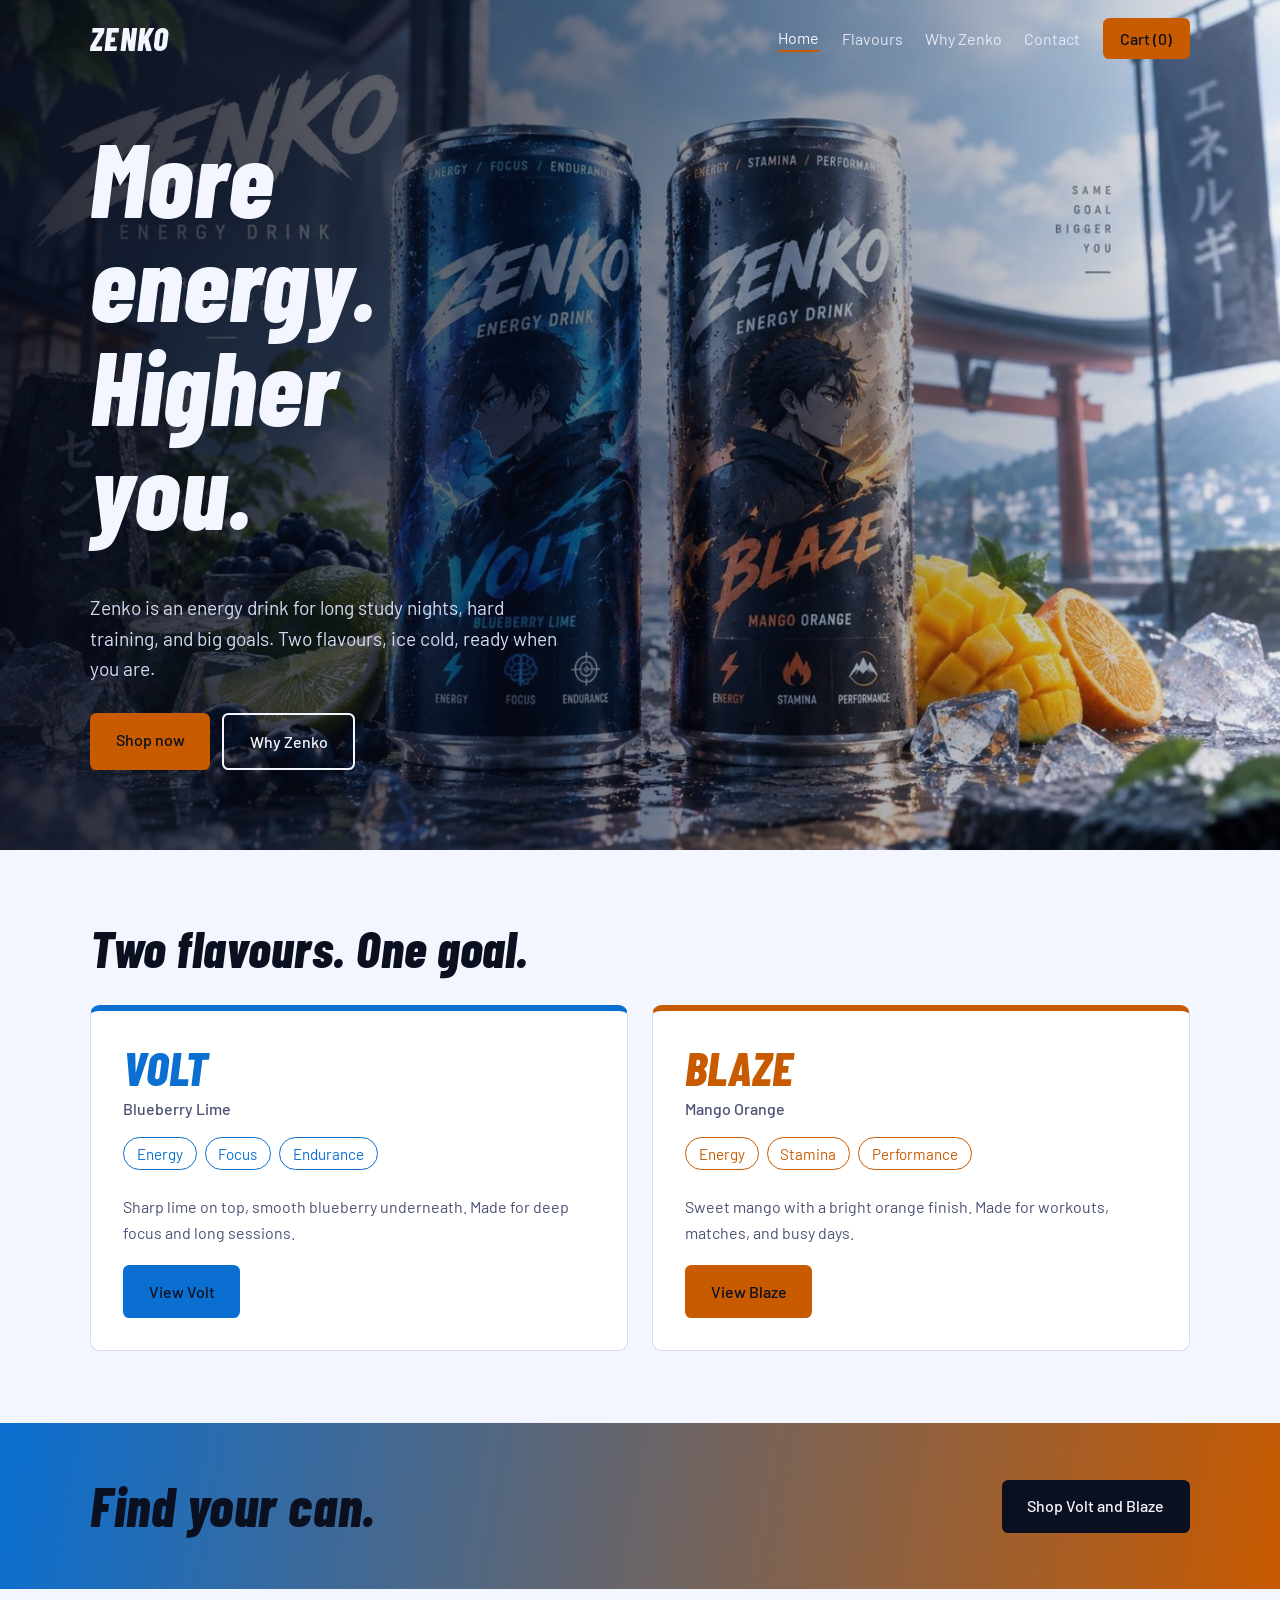
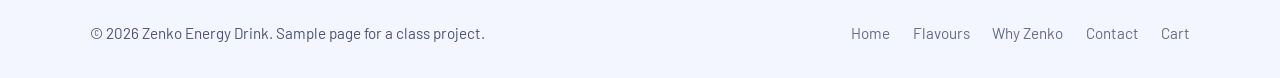
<file: index.html>
<!DOCTYPE html>
<html lang="en">
<head>
<meta charset="UTF-8">
<meta name="viewport" content="width=device-width, initial-scale=1, viewport-fit=cover">
<title>ZENKO Energy Drink – More energy, higher you</title>
<link rel="stylesheet" href="https://fonts.googleapis.com/css2?family=Barlow+Condensed:ital,wght@1,700;1,800&family=Barlow:wght@400;500&display=swap">
<link rel="stylesheet" href="style.css">
</head>
<body>
<div class="hero" id="top">
  <header>
    <div class="wrap bar">
      <a class="logo" href="index.html">ZENKO</a>
      <nav aria-label="Main">
        <a href="index.html" aria-current="page">Home</a>
        <a href="flavours.html">Flavours</a>
        <a href="why.html">Why Zenko</a>
        <a href="contact.html">Contact</a>
        <a class="btn" href="cart.html" id="cartBtn">Cart (<span id="count">0</span>)</a>
      </nav>
    </div>
  </header>
  <div class="wrap hero-body">
    <div>
      <h1>More energy. Higher you.</h1>
      <p>Zenko is an energy drink for long study nights, hard training, and big goals. Two flavours, ice cold, ready when you are.</p>
      <div class="cta">
        <a class="btn" href="flavours.html">Shop now</a>
        <a class="btn ghost" href="why.html">Why Zenko</a>
      </div>
    </div>
  </div>
</div>

<main>
  <section class="wrap section">
    <h2>Two flavours. One goal.</h2>
    <div class="flavours">
      <article class="flavour volt">
        <h3>VOLT</h3>
        <p class="taste">Blueberry Lime</p>
        <ul><li>Energy</li><li>Focus</li><li>Endurance</li></ul>
        <p>Sharp lime on top, smooth blueberry underneath. Made for deep focus and long sessions.</p>
        <a class="btn" href="flavours.html">View Volt</a>
      </article>
      <article class="flavour blaze">
        <h3>BLAZE</h3>
        <p class="taste">Mango Orange</p>
        <ul><li>Energy</li><li>Stamina</li><li>Performance</li></ul>
        <p>Sweet mango with a bright orange finish. Made for workouts, matches, and busy days.</p>
        <a class="btn" href="flavours.html">View Blaze</a>
      </article>
    </div>
  </section>
  <section class="band">
    <div class="wrap">
      <h2>Find your can.</h2>
      <a class="btn" href="flavours.html">Shop Volt and Blaze</a>
    </div>
  </section>
</main>

<footer>
  <div class="wrap">
    <span>© 2026 Zenko Energy Drink. Sample page for a class project.</span>
    <nav aria-label="Footer">
      <a href="index.html">Home</a><a href="flavours.html">Flavours</a><a href="why.html">Why Zenko</a><a href="contact.html">Contact</a><a href="cart.html">Cart</a>
    </nav>
  </div>
</footer>
<script src="script.js"></script>
</body>
</html>
</file>
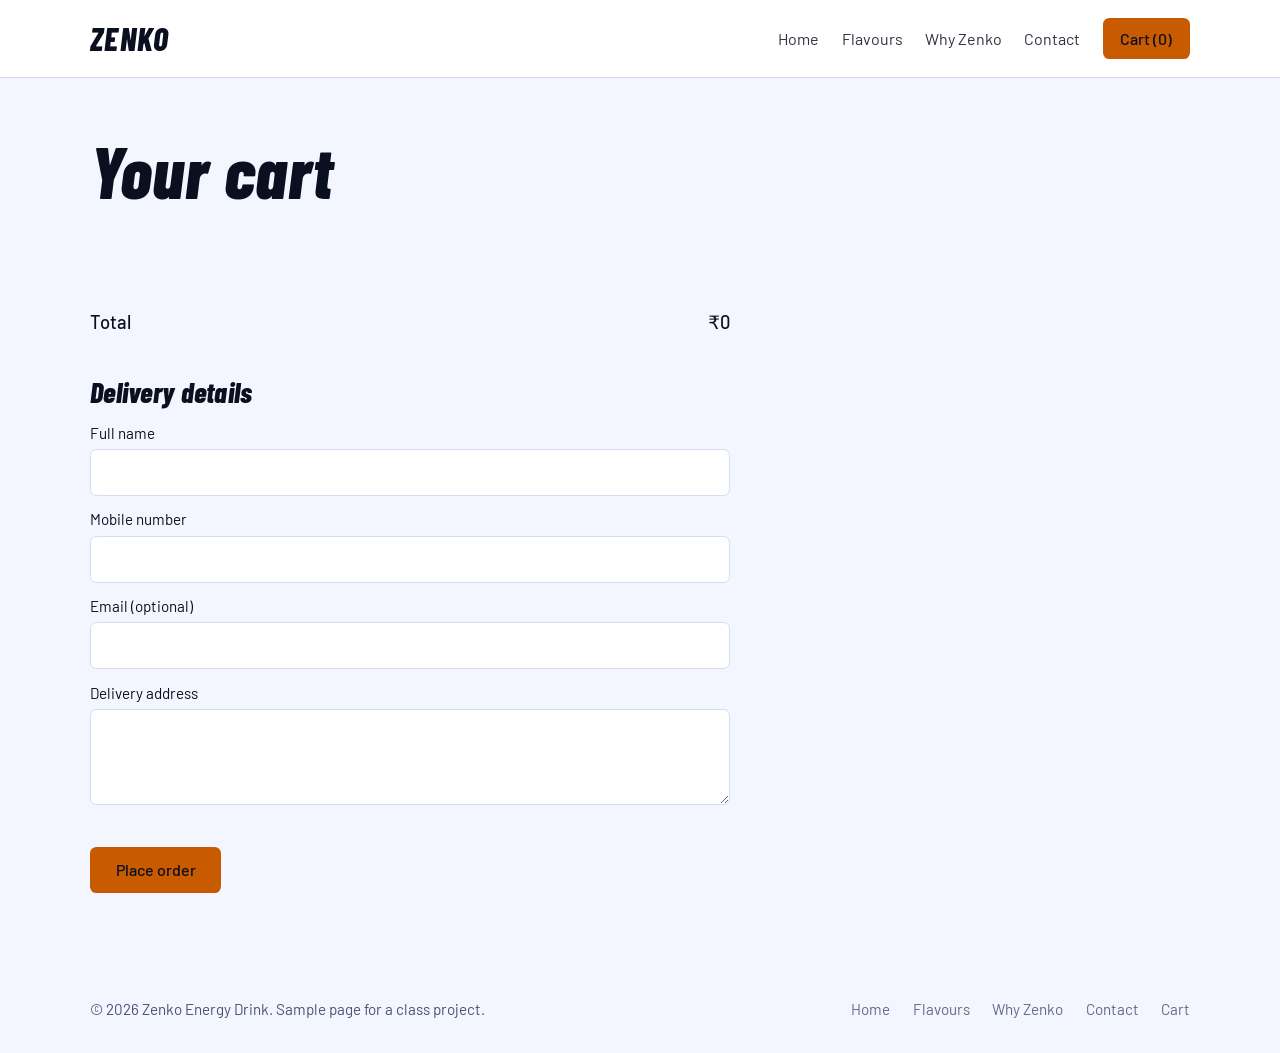
<file: cart.html>
<!DOCTYPE html>
<html lang="en">
<head>
<meta charset="UTF-8">
<meta name="viewport" content="width=device-width, initial-scale=1, viewport-fit=cover">
<title>Cart – ZENKO</title>
<link rel="stylesheet" href="https://fonts.googleapis.com/css2?family=Barlow+Condensed:ital,wght@1,700;1,800&family=Barlow:wght@400;500&display=swap">
<link rel="stylesheet" href="style.css">
</head>
<body>
<header class="top">
  <div class="wrap bar">
    <a class="logo" href="index.html">ZENKO</a>
    <nav aria-label="Main">
      <a href="index.html">Home</a>
      <a href="flavours.html">Flavours</a>
      <a href="why.html">Why Zenko</a>
      <a href="contact.html">Contact</a>
      <a class="btn" href="cart.html" id="cartBtn">Cart (<span id="count">0</span>)</a>
    </nav>
  </div>
</header>

<main class="wrap">
  <div class="pagehead"><h1>Your cart</h1></div>
  <section class="section cartbox">
    <div id="list"></div>
    <div class="total" id="totalRow"><span>Total</span><span id="total">₹0</span></div>
    <form id="orderForm" novalidate>
      <h2 class="sub">Delivery details</h2>
      <label>Full name<input id="name" autocomplete="name"></label>
      <label>Mobile number<input id="phone" inputmode="numeric" maxlength="10" autocomplete="tel"></label>
      <label>Email (optional)<input id="email" type="email" autocomplete="email"></label>
      <label>Delivery address<textarea id="addr" rows="3" autocomplete="street-address"></textarea></label>
      <div class="err" id="err" role="alert"></div>
      <button class="btn" type="submit" id="placeBtn">Place order</button>
    </form>
    <div class="done" id="done" hidden></div>
  </section>
</main>

<footer>
  <div class="wrap">
    <span>© 2026 Zenko Energy Drink. Sample page for a class project.</span>
    <nav aria-label="Footer">
      <a href="index.html">Home</a><a href="flavours.html">Flavours</a><a href="why.html">Why Zenko</a><a href="contact.html">Contact</a><a href="cart.html">Cart</a>
    </nav>
  </div>
</footer>
<script src="script.js"></script>
</body>
</html>
</file>
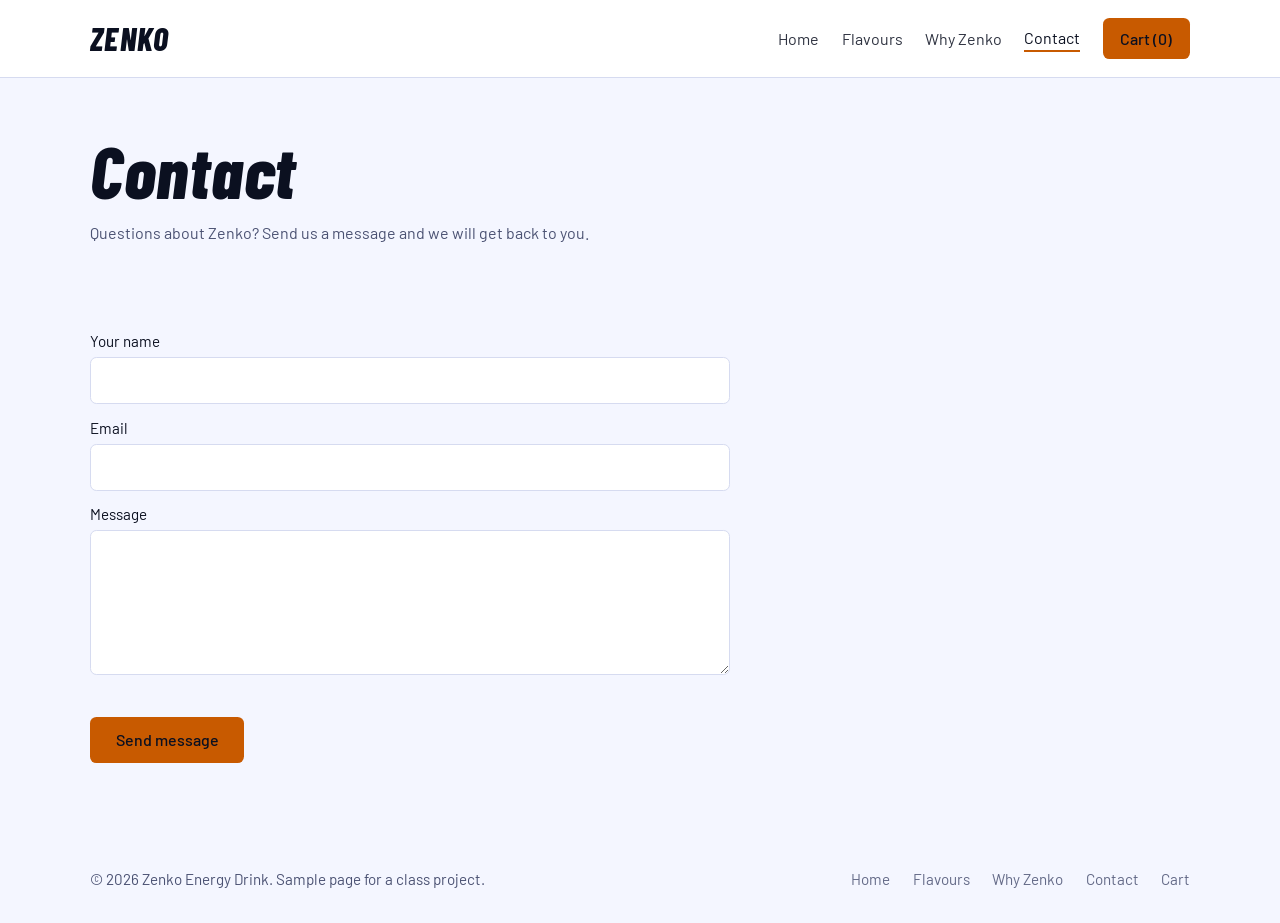
<file: contact.html>
<!DOCTYPE html>
<html lang="en">
<head>
<meta charset="UTF-8">
<meta name="viewport" content="width=device-width, initial-scale=1, viewport-fit=cover">
<title>Contact – ZENKO</title>
<link rel="stylesheet" href="https://fonts.googleapis.com/css2?family=Barlow+Condensed:ital,wght@1,700;1,800&family=Barlow:wght@400;500&display=swap">
<link rel="stylesheet" href="style.css">
</head>
<body>
<header class="top">
  <div class="wrap bar">
    <a class="logo" href="index.html">ZENKO</a>
    <nav aria-label="Main">
      <a href="index.html">Home</a>
      <a href="flavours.html">Flavours</a>
      <a href="why.html">Why Zenko</a>
      <a href="contact.html" aria-current="page">Contact</a>
      <a class="btn" href="cart.html" id="cartBtn">Cart (<span id="count">0</span>)</a>
    </nav>
  </div>
</header>

<main class="wrap">
  <div class="pagehead">
    <h1>Contact</h1>
    <p>Questions about Zenko? Send us a message and we will get back to you.</p>
  </div>
  <section class="section cartbox">
    <form id="contactForm" novalidate>
      <label>Your name<input id="cname" autocomplete="name"></label>
      <label>Email<input id="cemail" type="email" autocomplete="email"></label>
      <label>Message<textarea id="cmsg" rows="5"></textarea></label>
      <div class="err" id="cerr" role="alert"></div>
      <button class="btn" type="submit" id="sendBtn">Send message</button>
    </form>
    <div class="done" id="cdone" hidden>Thank you! Your message has been sent.</div>
  </section>
</main>

<footer>
  <div class="wrap">
    <span>© 2026 Zenko Energy Drink. Sample page for a class project.</span>
    <nav aria-label="Footer">
      <a href="index.html">Home</a><a href="flavours.html">Flavours</a><a href="why.html">Why Zenko</a><a href="contact.html">Contact</a><a href="cart.html">Cart</a>
    </nav>
  </div>
</footer>
<script src="script.js"></script>
</body>
</html>
</file>
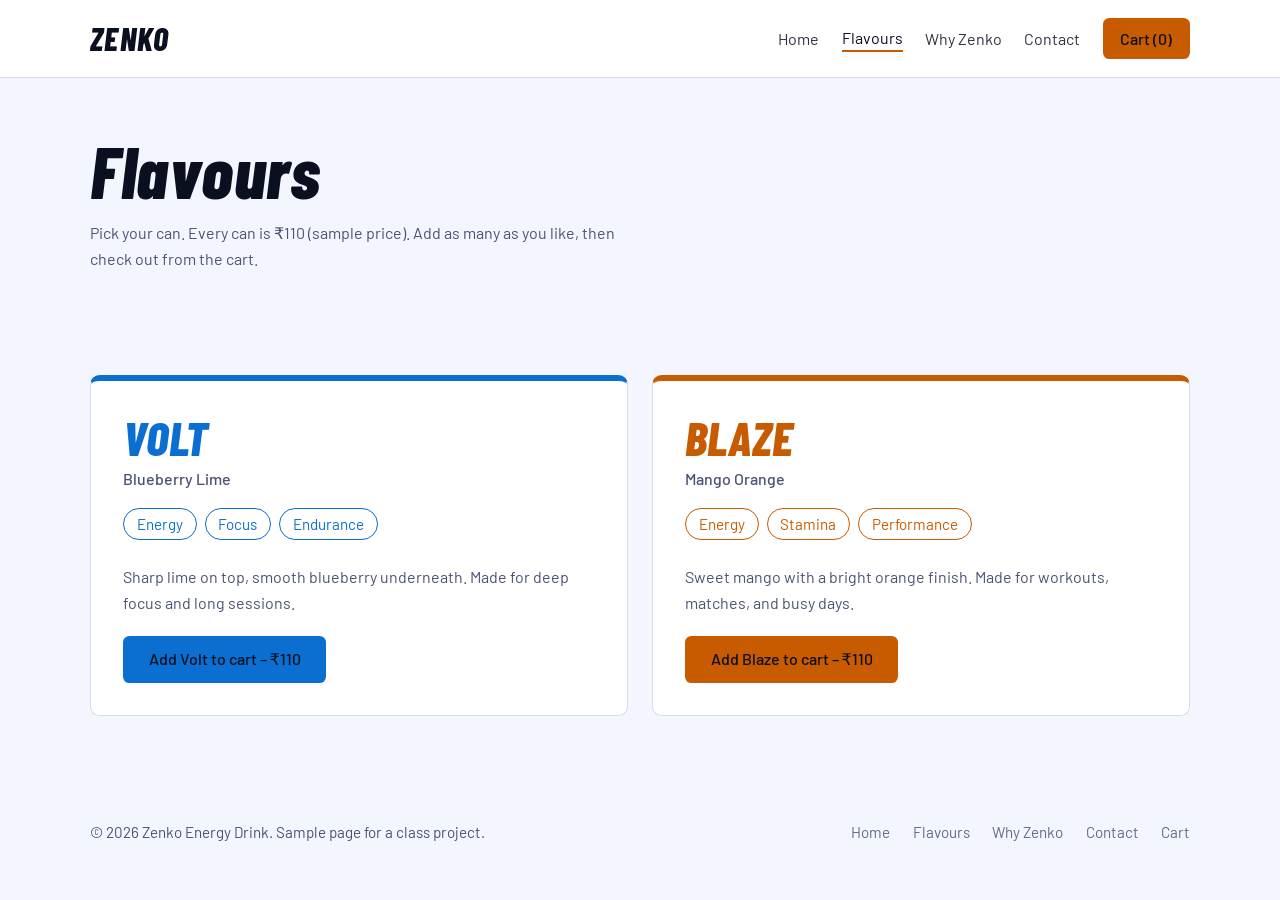
<file: flavours.html>
<!DOCTYPE html>
<html lang="en">
<head>
<meta charset="UTF-8">
<meta name="viewport" content="width=device-width, initial-scale=1, viewport-fit=cover">
<title>Flavours – ZENKO</title>
<link rel="stylesheet" href="https://fonts.googleapis.com/css2?family=Barlow+Condensed:ital,wght@1,700;1,800&family=Barlow:wght@400;500&display=swap">
<link rel="stylesheet" href="style.css">
</head>
<body>
<header class="top">
  <div class="wrap bar">
    <a class="logo" href="index.html">ZENKO</a>
    <nav aria-label="Main">
      <a href="index.html">Home</a>
      <a href="flavours.html" aria-current="page">Flavours</a>
      <a href="why.html">Why Zenko</a>
      <a href="contact.html">Contact</a>
      <a class="btn" href="cart.html" id="cartBtn">Cart (<span id="count">0</span>)</a>
    </nav>
  </div>
</header>

<main class="wrap">
  <div class="pagehead">
    <h1>Flavours</h1>
    <p>Pick your can. Every can is ₹110 (sample price). Add as many as you like, then check out from the cart.</p>
  </div>
  <section class="section">
    <div class="flavours">
      <article class="flavour volt">
        <h3>VOLT</h3>
        <p class="taste">Blueberry Lime</p>
        <ul><li>Energy</li><li>Focus</li><li>Endurance</li></ul>
        <p>Sharp lime on top, smooth blueberry underneath. Made for deep focus and long sessions.</p>
        <button class="btn" type="button" data-add="volt">Add Volt to cart – ₹110</button>
      </article>
      <article class="flavour blaze">
        <h3>BLAZE</h3>
        <p class="taste">Mango Orange</p>
        <ul><li>Energy</li><li>Stamina</li><li>Performance</li></ul>
        <p>Sweet mango with a bright orange finish. Made for workouts, matches, and busy days.</p>
        <button class="btn" type="button" data-add="blaze">Add Blaze to cart – ₹110</button>
      </article>
    </div>
  </section>
</main>

<footer>
  <div class="wrap">
    <span>© 2026 Zenko Energy Drink. Sample page for a class project.</span>
    <nav aria-label="Footer">
      <a href="index.html">Home</a><a href="flavours.html">Flavours</a><a href="why.html">Why Zenko</a><a href="contact.html">Contact</a><a href="cart.html">Cart</a>
    </nav>
  </div>
</footer>
<script src="script.js"></script>
</body>
</html>
</file>
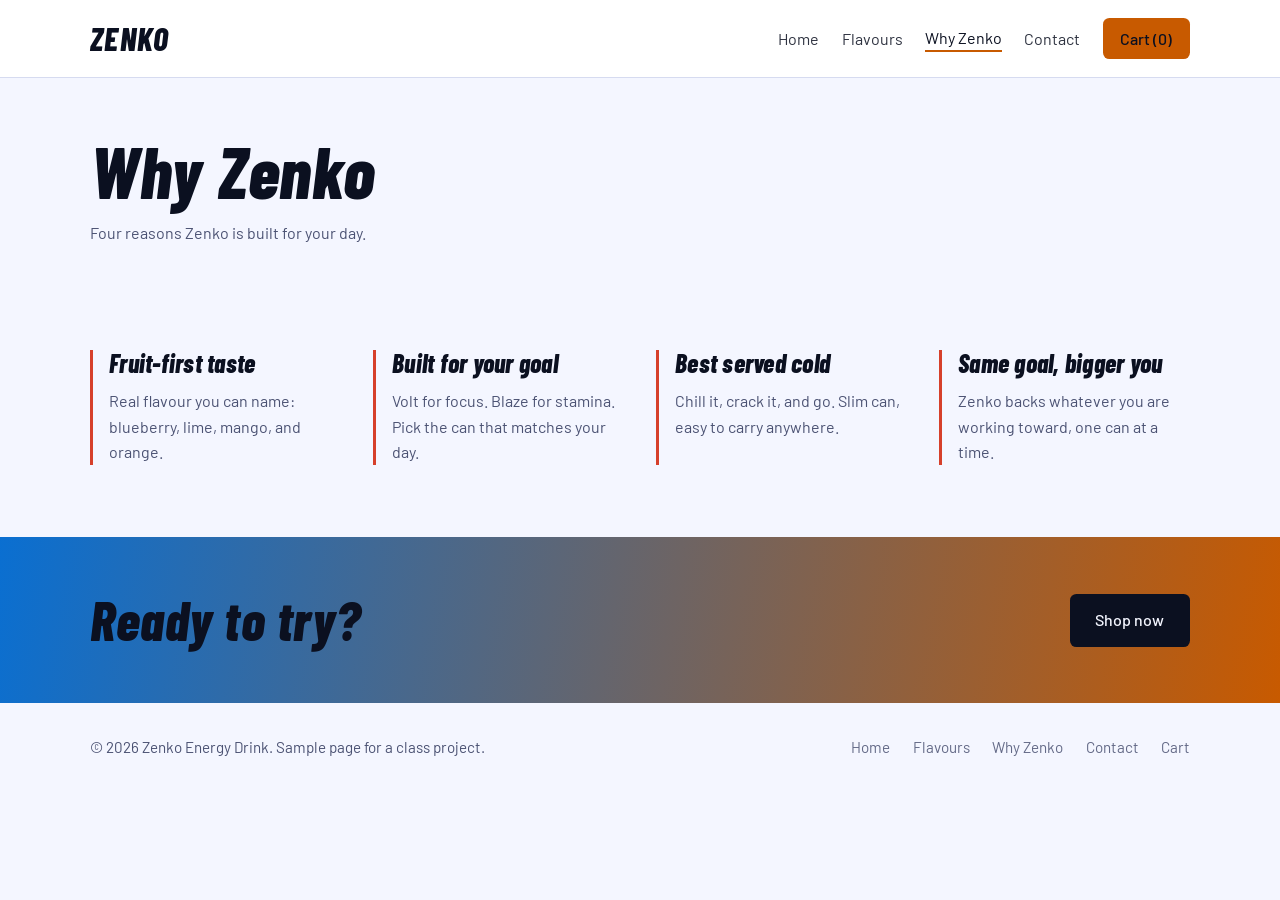
<file: why.html>
<!DOCTYPE html>
<html lang="en">
<head>
<meta charset="UTF-8">
<meta name="viewport" content="width=device-width, initial-scale=1, viewport-fit=cover">
<title>Why Zenko – ZENKO</title>
<link rel="stylesheet" href="https://fonts.googleapis.com/css2?family=Barlow+Condensed:ital,wght@1,700;1,800&family=Barlow:wght@400;500&display=swap">
<link rel="stylesheet" href="style.css">
</head>
<body>
<header class="top">
  <div class="wrap bar">
    <a class="logo" href="index.html">ZENKO</a>
    <nav aria-label="Main">
      <a href="index.html">Home</a>
      <a href="flavours.html">Flavours</a>
      <a href="why.html" aria-current="page">Why Zenko</a>
      <a href="contact.html">Contact</a>
      <a class="btn" href="cart.html" id="cartBtn">Cart (<span id="count">0</span>)</a>
    </nav>
  </div>
</header>

<main class="wrap">
  <div class="pagehead">
    <h1>Why Zenko</h1>
    <p>Four reasons Zenko is built for your day.</p>
  </div>
  <section class="section">
    <div class="why">
      <article><h3>Fruit-first taste</h3><p>Real flavour you can name: blueberry, lime, mango, and orange.</p></article>
      <article><h3>Built for your goal</h3><p>Volt for focus. Blaze for stamina. Pick the can that matches your day.</p></article>
      <article><h3>Best served cold</h3><p>Chill it, crack it, and go. Slim can, easy to carry anywhere.</p></article>
      <article><h3>Same goal, bigger you</h3><p>Zenko backs whatever you are working toward, one can at a time.</p></article>
    </div>
  </section>
</main>
<section class="band">
  <div class="wrap">
    <h2>Ready to try?</h2>
    <a class="btn" href="flavours.html">Shop now</a>
  </div>
</section>

<footer>
  <div class="wrap">
    <span>© 2026 Zenko Energy Drink. Sample page for a class project.</span>
    <nav aria-label="Footer">
      <a href="index.html">Home</a><a href="flavours.html">Flavours</a><a href="why.html">Why Zenko</a><a href="contact.html">Contact</a><a href="cart.html">Cart</a>
    </nav>
  </div>
</footer>
<script src="script.js"></script>
</body>
</html>
</file>
<file: style.css>
:root{
  --bg:#0b1020; --surface:#141a33; --ink:#f4f6ff; --muted:#a9b0cf; --line:#283054;
  --volt:#3aa0ff; --blaze:#ff8a2a; --torii:#d6402b;
  box-sizing:border-box; color-scheme:dark;
  padding-top:env(safe-area-inset-top,0px); padding-bottom:env(safe-area-inset-bottom,0px);
}
@media (prefers-color-scheme:light){
  :root:not([data-theme="dark"]){--bg:#f4f6ff;--surface:#ffffff;--ink:#0b1020;--muted:#4b5273;--line:#d6dbf0;--volt:#0a6fd1;--blaze:#c85a00;color-scheme:light}
}
html{scroll-behavior:smooth;scroll-padding-top:env(safe-area-inset-top,0px)}
*,*::before,*::after{box-sizing:border-box}
body{margin:0;background:var(--bg);color:var(--ink);font:400 1rem/1.6 "Barlow",system-ui,sans-serif}
h1,h2,h3{font-family:"Barlow Condensed","Arial Narrow",Impact,sans-serif;font-style:italic;font-weight:800;line-height:1;margin:0 0 .5em;letter-spacing:.01em}
a{color:inherit}
:focus-visible{outline:3px solid var(--blaze);outline-offset:3px}
.wrap{width:min(1100px,100% - 2.5rem);margin-inline:auto}

/* Hero (image as background) */
.hero{position:relative;color:#f4f6ff;background:#0b1020 url(hero.jpg) 70% center/cover no-repeat;min-height:min(92vh,760px);display:flex;flex-direction:column}
.hero::before{content:"";position:absolute;inset:0;background:linear-gradient(90deg,rgba(7,10,24,.88) 0%,rgba(7,10,24,.55) 45%,rgba(7,10,24,.05) 100%)}
.hero>*{position:relative}
header .bar{display:flex;align-items:center;justify-content:space-between;flex-wrap:wrap;gap:.75rem 1.5rem;padding:1.1rem 0}
.logo{font:800 italic 2rem "Barlow Condensed",Impact,sans-serif;text-decoration:none;letter-spacing:.04em}
nav{display:flex;gap:1.4rem;flex-wrap:wrap;align-items:center}
nav a{text-decoration:none;opacity:.85}
nav a:hover{opacity:1}
.btn{display:inline-block;background:var(--blaze);color:#0b1020;font-weight:500;text-decoration:none;padding:.85rem 1.6rem;border-radius:.4rem;border:0;cursor:pointer;font-size:1rem;opacity:1}
.btn:hover{filter:brightness(1.08)}
.btn.ghost{background:transparent;border:2px solid currentColor;color:inherit}
nav .btn{padding:.5rem 1.1rem;opacity:1;color:#0b1020}
.hero-body{display:flex;align-items:center;flex:1;padding:3rem 0 5rem}
.hero h1{font-size:clamp(3rem,9vw,6.5rem);max-width:9ch}
.hero p{font-size:1.2rem;max-width:30rem;color:#d5daf2}
.cta{display:flex;flex-wrap:wrap;gap:.75rem;margin-top:1.75rem}

/* Flavours: Grid */
.section{padding:4.5rem 0}
.section>h2,.wrap>h2{font-size:clamp(2rem,5vw,3.2rem)}
.flavours{display:grid;grid-template-columns:repeat(2,1fr);gap:1.5rem;margin-top:2rem}
.flavour{background:var(--surface);border:1px solid var(--line);border-top:6px solid var(--c);border-radius:.6rem;padding:2rem}
.flavour.volt{--c:var(--volt)} .flavour.blaze{--c:var(--blaze)}
.flavour h3{font-size:3rem;color:var(--c);margin-bottom:.1em}
.flavour .taste{font-weight:500;margin:0 0 1rem}
.flavour ul{list-style:none;margin:0 0 1.5rem;padding:0;display:flex;flex-wrap:wrap;gap:.5rem}
.flavour li{border:1px solid var(--c);color:var(--c);padding:.2rem .8rem;border-radius:999px;font-size:.95rem}
.flavour p{color:var(--muted);margin:0 0 1.25rem}
.flavour .btn{background:var(--c);color:#0b1020}

/* Why Zenko: Grid */
.why{display:grid;grid-template-columns:repeat(auto-fit,minmax(230px,1fr));gap:2rem;margin-top:2rem}
.why article{border-left:3px solid var(--torii);padding-left:1rem}
.why h3{font-size:1.6rem}
.why p{margin:0;color:var(--muted)}

/* Closing band + footer: Flexbox */
.band{background:linear-gradient(100deg,var(--volt),var(--blaze));color:#0b1020}
.band .wrap{display:flex;flex-wrap:wrap;align-items:center;justify-content:space-between;gap:1.5rem;padding:3.5rem 0}
.band h2{margin:0;font-size:clamp(2rem,5vw,3.4rem)}
.band .btn{background:#0b1020;color:#f4f6ff}
footer{padding:2rem 0;color:var(--muted);font-size:.95rem}
footer .wrap{display:flex;flex-wrap:wrap;justify-content:space-between;gap:1rem}
footer nav a{color:var(--muted)}

/* Page header, cart page, forms */
button{font-family:inherit}
header.top{background:var(--surface);border-bottom:1px solid var(--line)}
nav a[aria-current="page"]{opacity:1;border-bottom:2px solid var(--blaze)}
.pagehead{padding-top:3.5rem}
.pagehead h1{font-size:clamp(2.6rem,7vw,4.5rem);margin-bottom:.2em}
.pagehead p{color:var(--muted);max-width:34rem;margin:0}
.cartbox{max-width:640px}
.sub{font-size:1.8rem;margin-top:1.5rem}
.item{display:flex;justify-content:space-between;align-items:center;gap:.75rem;padding:.8rem 0;border-bottom:1px solid var(--line)}
.item small{display:block;color:var(--muted)}
.qty{display:flex;align-items:center;gap:.5rem}
.qty button{width:2rem;height:2rem;border-radius:.3rem;border:1px solid var(--line);background:transparent;color:inherit;cursor:pointer}
.qty .rm{width:auto;padding:0 .6rem;margin-left:.4rem}
.total{display:flex;justify-content:space-between;font-weight:500;font-size:1.15rem;padding:1rem 0}
.empty{color:var(--muted);padding:1rem 0}
label{display:block;margin-top:.7rem;font-size:.95rem}
input,textarea{width:100%;margin-top:.25rem;padding:.65rem .8rem;border-radius:.4rem;border:1px solid var(--line);background:var(--surface);color:var(--ink);font:inherit}
.err{color:#e5493a;font-size:.95rem;min-height:1.3em;margin:.5rem 0}
.done{background:var(--surface);border:1px solid var(--volt);border-radius:.5rem;padding:1rem;margin-top:1rem}
.done a{color:var(--blaze)}
.toast{position:fixed;left:50%;bottom:calc(1.5rem + env(safe-area-inset-bottom,0px));transform:translateX(-50%);background:var(--ink);color:var(--bg);padding:.7rem 1.2rem;border-radius:.4rem;z-index:30}

/* Responsive breakpoints */
@media (max-width:820px){
  .flavours{grid-template-columns:1fr}
  .hero{background-position:72% center}
  .hero::before{background:linear-gradient(180deg,rgba(7,10,24,.85),rgba(7,10,24,.6))}
}
@media (max-width:520px){
  header .bar{justify-content:center}
  nav{justify-content:center;gap:1rem}
  .cta .btn{flex:1 1 100%;text-align:center}
  .section{padding:3rem 0}
  .flavour{padding:1.5rem}
}
@media (prefers-reduced-motion:reduce){html{scroll-behavior:auto}}
[hidden]{display:none!important}
</file>
